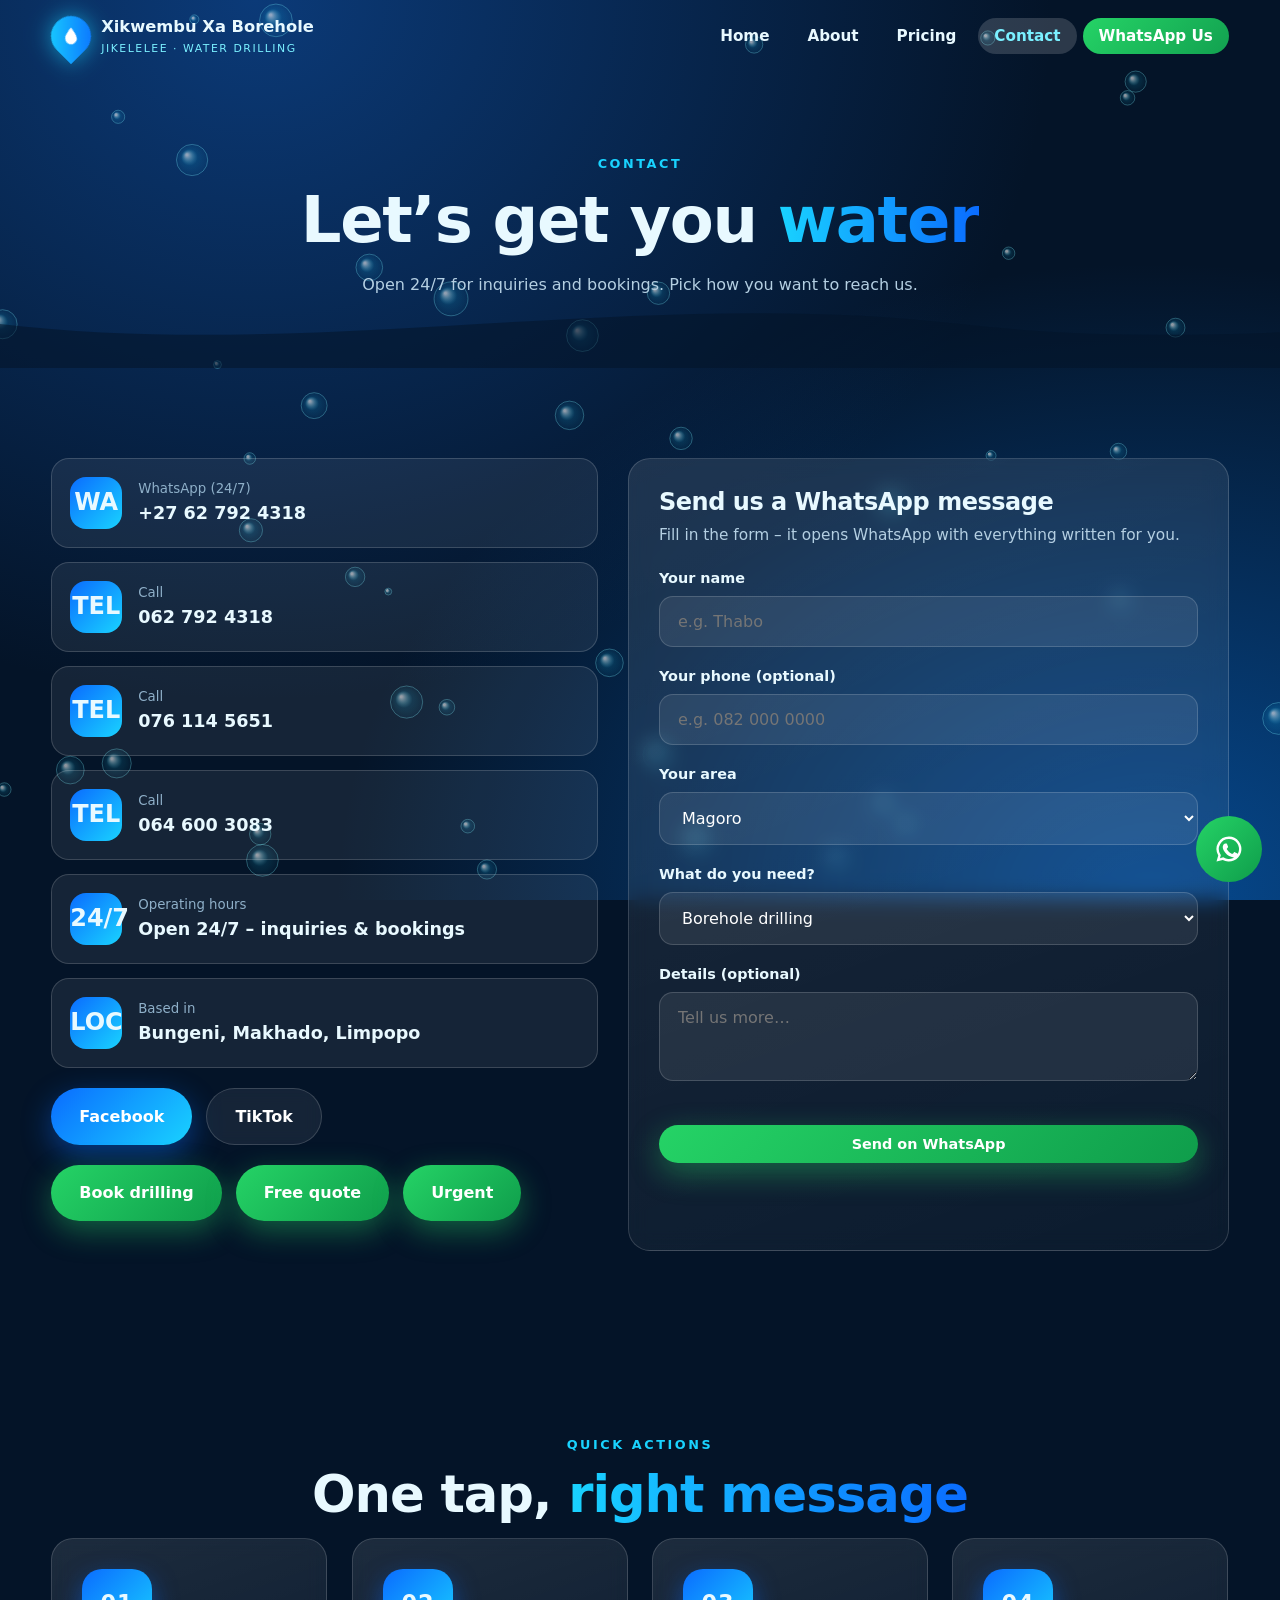
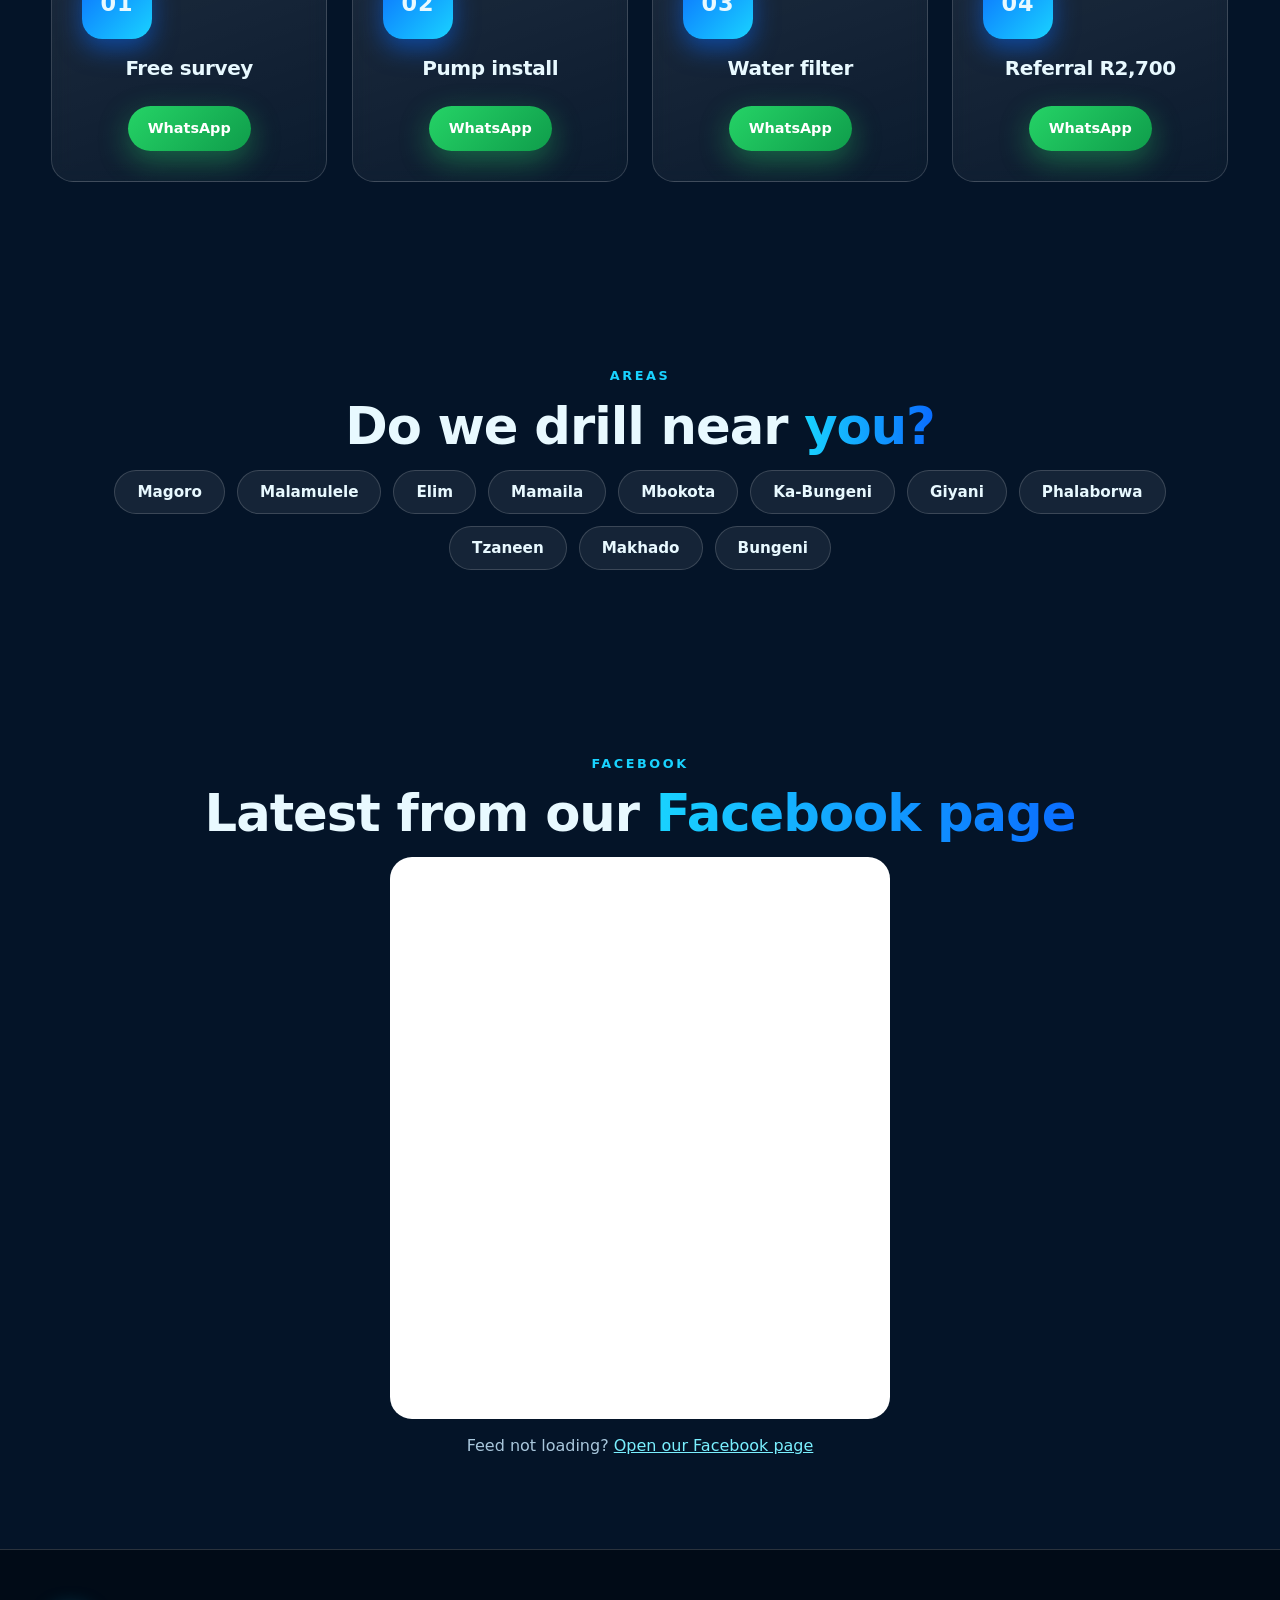
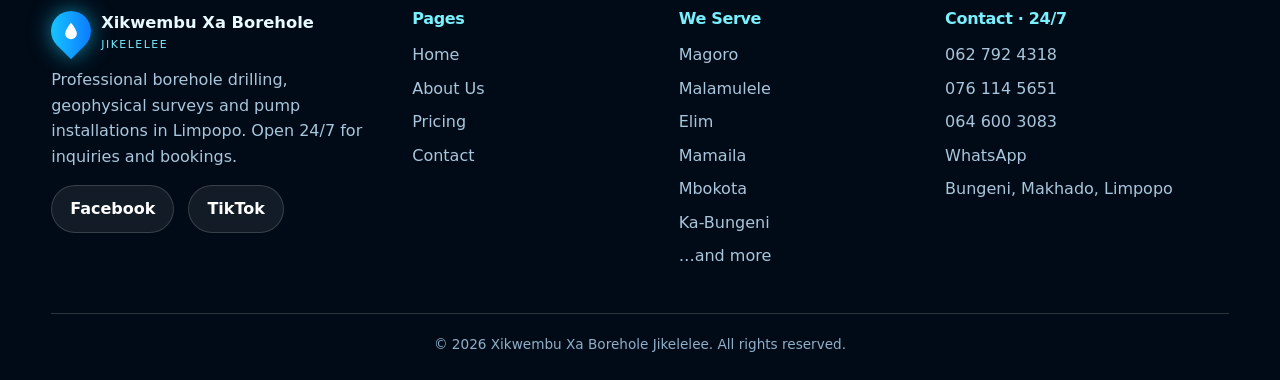
<file: contact.html>
<!DOCTYPE html>
<html lang="en">
<head>
<meta charset="UTF-8">
<meta name="viewport" content="width=device-width,initial-scale=1,viewport-fit=cover">
<title>Contact | Xikwembu Xa Borehole Jikelelee</title>
<meta name="description" content="Contact Xikwembu Xa Borehole Jikelelee 24/7 – WhatsApp +27 62 792 4318. Bungeni, Makhado, Limpopo.">
<meta name="theme-color" content="#041428">
<meta property="og:title" content="Contact | Xikwembu Xa Borehole Jikelelee">
<meta property="og:description" content="Contact Xikwembu Xa Borehole Jikelelee 24/7 – WhatsApp +27 62 792 4318. Bungeni, Makhado, Limpopo.">
<meta property="og:image" content="images/truck-fuel-stop.jpg">
<link rel="stylesheet" href="style.css">
</head>
<body>
<div id="progress"></div>
<canvas id="bubbles"></canvas>
<header class="nav"><div class="container">
  <a href="index.html" class="brand"><span class="drop"><i><svg width="20" height="20" viewBox="0 0 24 24" fill="#fff"><path d="M12 2C12 2 5 10.2 5 15a7 7 0 0014 0C19 10.2 12 2 12 2z"/></svg></i></span><span>Xikwembu Xa Borehole<small>Jikelelee · Water Drilling</small></span></a>
  <button class="burger" aria-label="Menu"><span></span><span></span><span></span></button>
  <ul class="menu"><li><a href="index.html" class="">Home</a></li><li><a href="about.html" class="">About</a></li><li><a href="pricing.html" class="">Pricing</a></li><li><a href="contact.html" class="active">Contact</a></li><li><a href="#" class="cta" data-wa="general">WhatsApp Us</a></li></ul>
</div></header>

<section class="page-hero"><div class="container"><span class="tag">Contact</span><h1>Let’s get you <span class="grad">water</span></h1><p>Open 24/7 for inquiries and bookings. Pick how you want to reach us.</p></div><div class="wave"><svg viewBox="0 0 1200 120" preserveAspectRatio="none"><path fill="#041428" fill-opacity=".55" d="M0,60 C150,110 300,10 450,60 C600,110 750,10 900,60 C1050,110 1150,30 1200,60 L1200,120 L0,120Z M1200,60 C1350,110 1500,10 1650,60 C1800,110 1950,10 2100,60 L2100,120 L1200,120Z"/></svg></div></section>

<section><div class="container">
  <div class="contact-grid">
    <div class="reveal left">
      <a class="cinfo" href="#" data-wa="general"><span class="i">WA</span><span><small>WhatsApp (24/7)</small><b>+27 62 792 4318</b></span></a>
      <a class="cinfo" href="tel:+27627924318"><span class="i">TEL</span><span><small>Call</small><b>062 792 4318</b></span></a>
      <a class="cinfo" href="tel:+27761145651"><span class="i">TEL</span><span><small>Call</small><b>076 114 5651</b></span></a>
      <a class="cinfo" href="tel:+27646003083"><span class="i">TEL</span><span><small>Call</small><b>064 600 3083</b></span></a>
      <div class="cinfo"><span class="i">24/7</span><span><small>Operating hours</small><b>Open 24/7 – inquiries &amp; bookings</b></span></div>
      <div class="cinfo"><span class="i">LOC</span><span><small>Based in</small><b>Bungeni, Makhado, Limpopo</b></span></div>
      <div class="social"><a class="btn btn-blue" href="https://www.facebook.com/XikwembuXaBorehole/" target="_blank" rel="noopener">Facebook</a><a class="btn btn-ghost" href="https://www.tiktok.com/@xikwembuxaboreholejikele?is_from_webapp=1&sender_device=pc" target="_blank" rel="noopener">TikTok</a></div>
      <div class="hero-btns" style="margin-top:20px">
        <a href="#" class="btn btn-wa" data-wa="book">Book drilling</a><a href="#" class="btn btn-wa" data-wa="quote">Free quote</a><a href="#" class="btn btn-wa" data-wa="emergency">Urgent</a>
      </div>
    </div>
    <div class="card reveal right" data-tilt>
      <h3 style="font-size:1.5rem;margin-bottom:6px">Send us a WhatsApp message</h3>
      <p style="margin-bottom:20px">Fill in the form – it opens WhatsApp with everything written for you.</p>
      <form id="waForm">
        <div class="field"><label for="name">Your name</label><input id="name" name="name" required placeholder="e.g. Thabo"></div>
        <div class="field"><label for="phone">Your phone (optional)</label><input id="phone" name="phone" type="tel" placeholder="e.g. 082 000 0000"></div>
        <div class="field"><label for="area">Your area</label><select id="area" name="area"><option>Magoro</option><option>Malamulele</option><option>Elim</option><option>Mamaila</option><option>Mbokota</option><option>Ka-Bungeni</option><option>Giyani</option><option>Phalaborwa</option><option>Tzaneen</option><option>Makhado</option><option>Bungeni</option><option>Other</option></select></div>
        <div class="field"><label for="service">What do you need?</label><select id="service" name="service"><option>Borehole drilling</option><option>Free quote</option><option>Geophysical survey</option><option>Pump installation</option><option>Water filter</option><option>JoJo tank</option><option>Referral reward</option><option>Other</option></select></div>
        <div class="field"><label for="message">Details (optional)</label><textarea id="message" name="message" rows="3" placeholder="Tell us more…"></textarea></div>
        <button class="btn btn-wa pulse" style="width:100%" type="submit">Send on WhatsApp</button>
        <p id="formOk" style="display:none;margin-top:12px;color:#8dffb8">WhatsApp is opening – just press send.</p>
      </form>
    </div>
  </div>
</div></section>

<section><div class="container center">
  <span class="tag">Quick actions</span><h2 class="title">One tap, <span class="grad">right message</span></h2>
  <div class="grid g4">
    <div class="card reveal" data-tilt><div class="ico">01</div><h3>Free survey</h3><a href="#" class="btn btn-wa" data-wa="survey">WhatsApp</a></div>
    <div class="card reveal d1" data-tilt><div class="ico">02</div><h3>Pump install</h3><a href="#" class="btn btn-wa" data-wa="pump">WhatsApp</a></div>
    <div class="card reveal d2" data-tilt><div class="ico">03</div><h3>Water filter</h3><a href="#" class="btn btn-wa" data-wa="filter">WhatsApp</a></div>
    <div class="card reveal d3" data-tilt><div class="ico">04</div><h3>Referral R2,700</h3><a href="#" class="btn btn-wa" data-wa="referral">WhatsApp</a></div>
  </div>
</div></section>

<section><div class="container center">
  <span class="tag">Areas</span><h2 class="title">Do we drill near <span class="grad">you?</span></h2>
  <div class="chips reveal"><button class="chip" data-area="Magoro">Magoro</button><button class="chip" data-area="Malamulele">Malamulele</button><button class="chip" data-area="Elim">Elim</button><button class="chip" data-area="Mamaila">Mamaila</button><button class="chip" data-area="Mbokota">Mbokota</button><button class="chip" data-area="Ka-Bungeni">Ka-Bungeni</button><button class="chip" data-area="Giyani">Giyani</button><button class="chip" data-area="Phalaborwa">Phalaborwa</button><button class="chip" data-area="Tzaneen">Tzaneen</button><button class="chip" data-area="Makhado">Makhado</button><button class="chip" data-area="Bungeni">Bungeni</button></div>
</div></section>

<section><div class="container center">
  <span class="tag">Facebook</span><h2 class="title">Latest from our <span class="grad">Facebook page</span></h2>
  <div class="fb-wrap reveal"><iframe src="https://www.facebook.com/plugins/page.php?href=https%3A%2F%2Fwww.facebook.com%2FXikwembuXaBorehole%2F&tabs=timeline&width=500&height=560&small_header=true&adapt_container_width=true&hide_cover=false&show_facepile=true" title="Xikwembu Xa Borehole Facebook page" loading="lazy" allow="encrypted-media"></iframe></div>
  <p style="margin-top:14px;color:#a9c7dc">Feed not loading? <a style="color:var(--aqua2);text-decoration:underline" href="https://www.facebook.com/XikwembuXaBorehole/" target="_blank" rel="noopener">Open our Facebook page</a></p>
</div></section>

<footer><div class="container">
  <div class="fgrid">
    <div><a href="index.html" class="brand"><span class="drop"><i><svg width="20" height="20" viewBox="0 0 24 24" fill="#fff"><path d="M12 2C12 2 5 10.2 5 15a7 7 0 0014 0C19 10.2 12 2 12 2z"/></svg></i></span><span>Xikwembu Xa Borehole<small>Jikelelee</small></span></a>
      <p style="margin-top:14px;color:#a9c7dc">Professional borehole drilling, geophysical surveys and pump installations in Limpopo. Open 24/7 for inquiries and bookings.</p>
      <div class="social" style="margin-top:16px"><a class="btn btn-ghost" style="padding:10px 18px" href="https://www.facebook.com/XikwembuXaBorehole/" target="_blank" rel="noopener">Facebook</a><a class="btn btn-ghost" style="padding:10px 18px" href="https://www.tiktok.com/@xikwembuxaboreholejikele?is_from_webapp=1&sender_device=pc" target="_blank" rel="noopener">TikTok</a></div></div>
    <div><h4>Pages</h4><ul><li><a href="index.html">Home</a></li><li><a href="about.html">About Us</a></li><li><a href="pricing.html">Pricing</a></li><li><a href="contact.html">Contact</a></li></ul></div>
    <div><h4>We Serve</h4><ul><li> Magoro</li><li> Malamulele</li><li> Elim</li><li> Mamaila</li><li> Mbokota</li><li> Ka-Bungeni</li><li>…and more</li></ul></div>
    <div><h4>Contact · 24/7</h4><ul><li><a href="tel:+27627924318">062 792 4318</a></li><li><a href="tel:+27761145651">076 114 5651</a></li><li><a href="tel:+27646003083">064 600 3083</a></li><li><a href="#" data-wa="general">WhatsApp</a></li><li> Bungeni, Makhado, Limpopo</li></ul></div>
  </div>
  <div class="copy">© <span class="yr">2026</span> Xikwembu Xa Borehole Jikelelee. All rights reserved.</div>
</div></footer>

<div class="wa-fab">
  <div class="wa-nudge">Need water? Chat with us 24/7</div>
  <div class="wa-panel">
    <div class="wa-head"><b>Xikwembu Xa Borehole</b><small> Online 24/7 · replies fast</small></div>
    <div class="wa-body">
      <div class="wa-bubble">Hi  What do you need help with? Tap an option and we'll open WhatsApp with your message ready.</div>
      <button class="wa-opt" data-wa="book">Book borehole drilling</button>
      <button class="wa-opt" data-wa="quote">Get a free quote</button>
      <button class="wa-opt" data-wa="survey">Free water survey</button>
      <button class="wa-opt" data-wa="pump">Pump installation</button>
      <button class="wa-opt" data-wa="filter">Water filter / purification</button>
      <button class="wa-opt" data-wa="tank">JoJo tanks</button>
      <button class="wa-opt" data-wa="referral">Referral reward R2,700</button>
      <button class="wa-opt" data-wa="emergency">Urgent help</button>
    </div>
  </div>
  <button class="wa-btn" aria-label="Chat on WhatsApp"><svg width="30" height="30" viewBox="0 0 24 24" fill="#fff"><path d="M12 2a10 10 0 00-8.6 15.1L2 22l5-1.3A10 10 0 1012 2zm0 2a8 8 0 11-4.2 14.8l-.4-.2-2.6.7.7-2.5-.3-.4A8 8 0 0112 4zm-3 3.5c-.3 0-.7.1-1 .5-.4.5-1 1.2-1 2.600 0 1.500 1 2.900 1.200 3.100.2.200 2 3.200 5 4.300 2.500 1 3 .8 3.500.7.600-.1 1.800-.8 2-1.500.3-.7.3-1.300.2-1.500l-.5-.3-1.800-.9c-.3-.1-.5-.1-.7.200l-.8 1c-.2.200-.4.200-.7.100-.3-.1-1.300-.5-2.400-1.500-.9-.8-1.500-1.800-1.700-2.100-.2-.3 0-.5.100-.6l.5-.6.300-.5v-.5l-.8-2c-.2-.5-.4-.5-.6-.5z"/></svg></button>
</div>
<script src="script.js"></script>
</body></html>
</file>
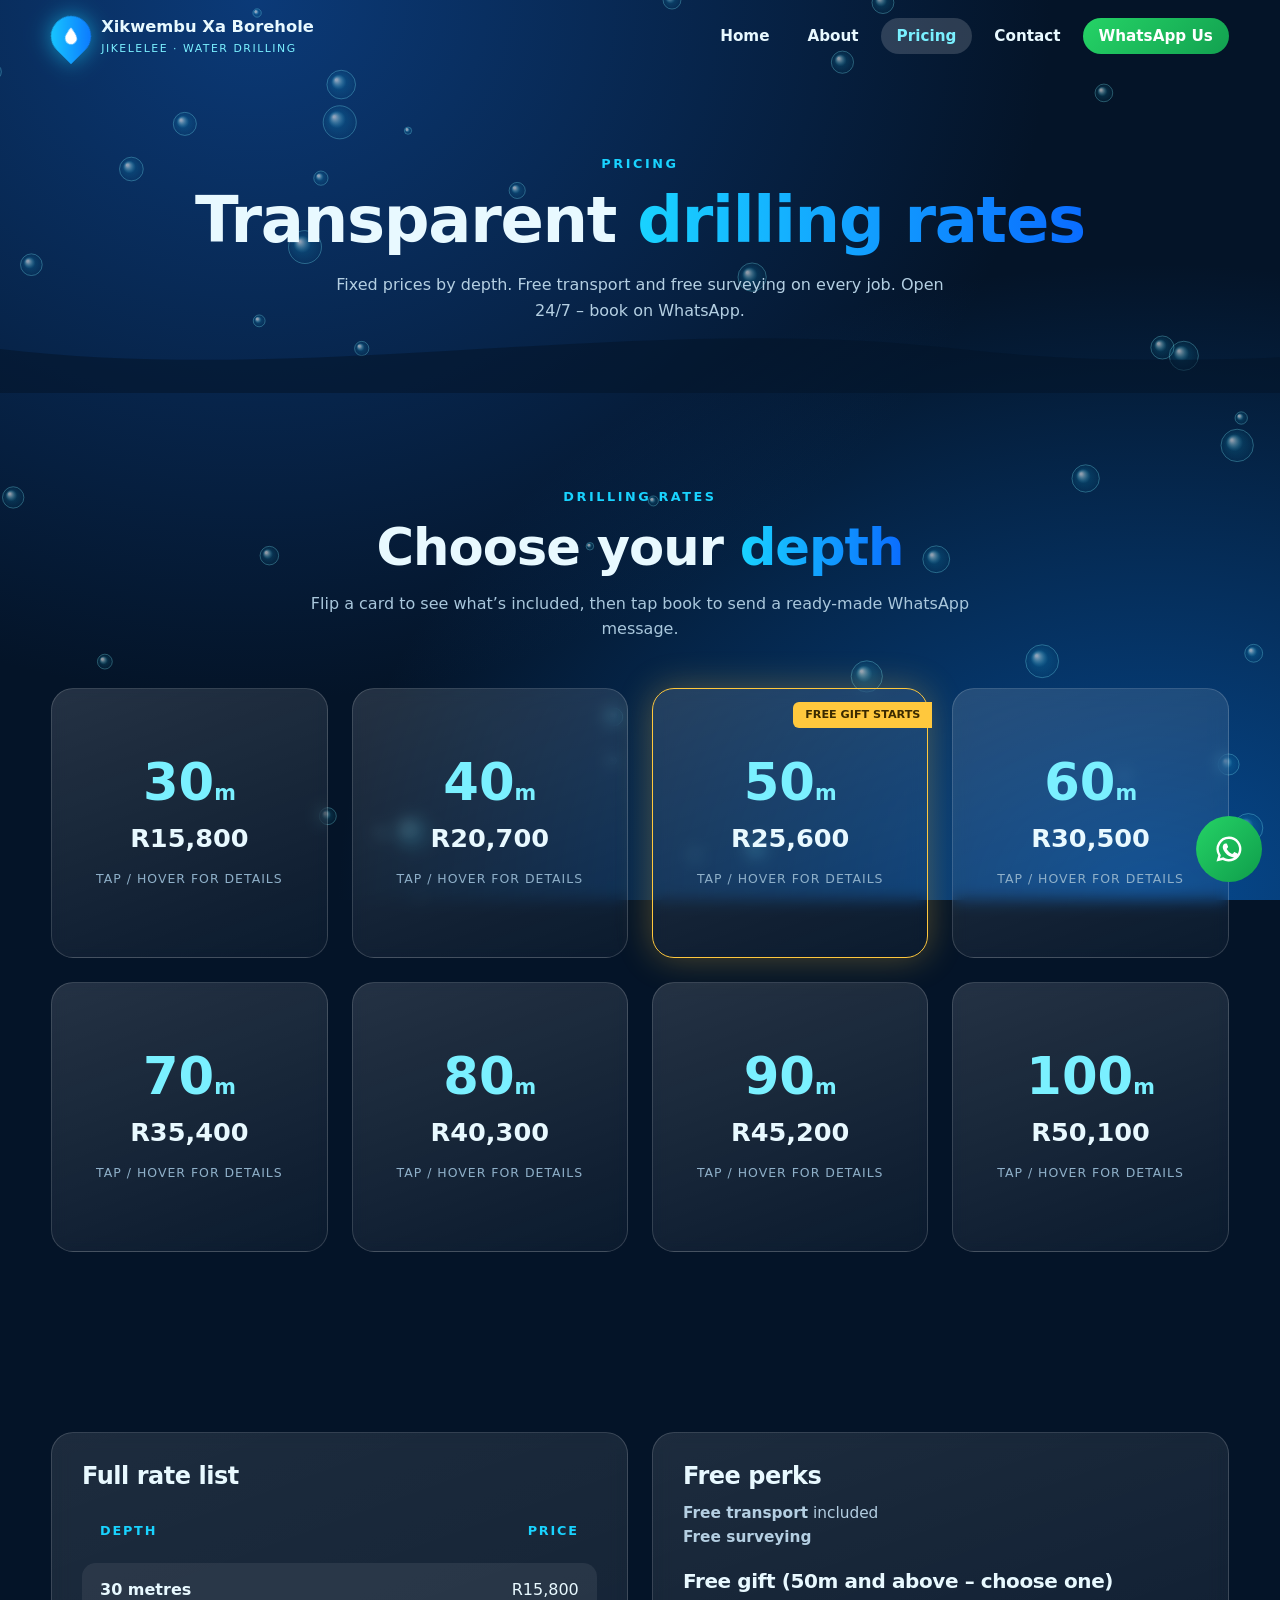
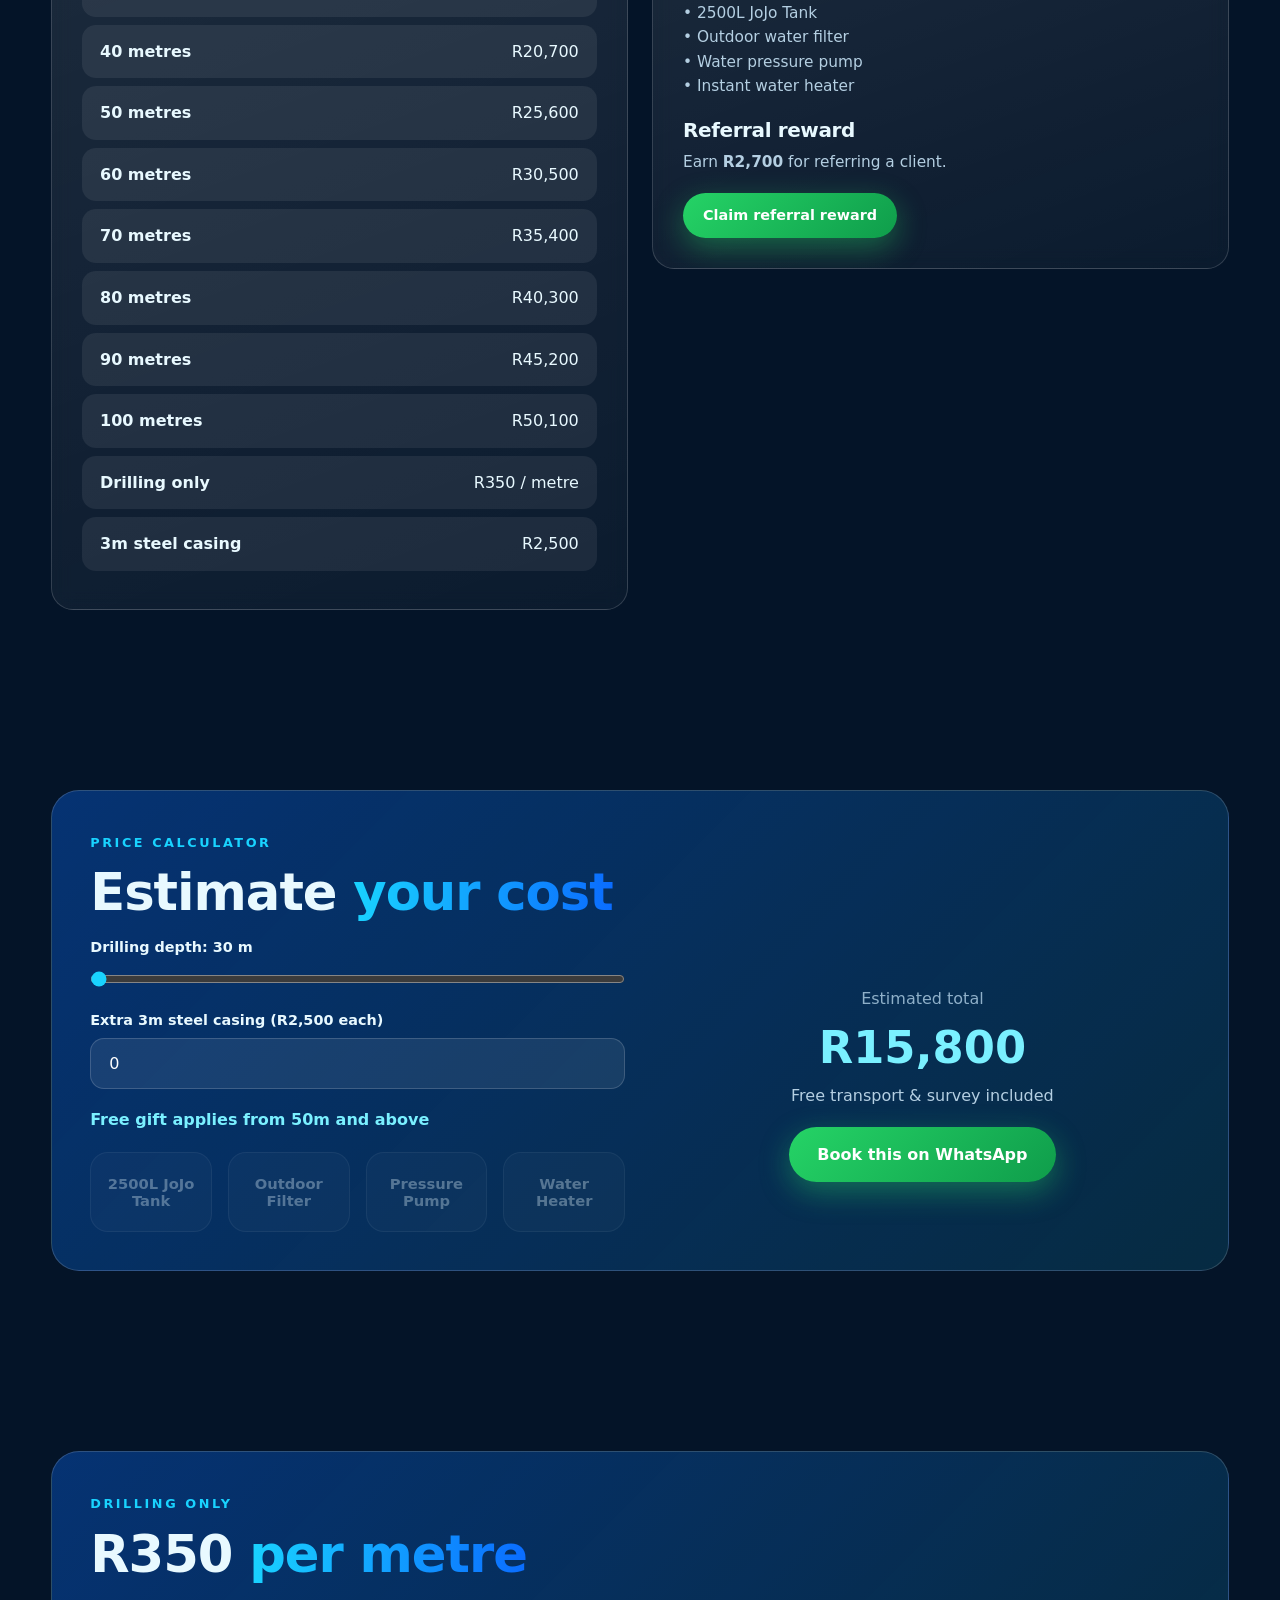
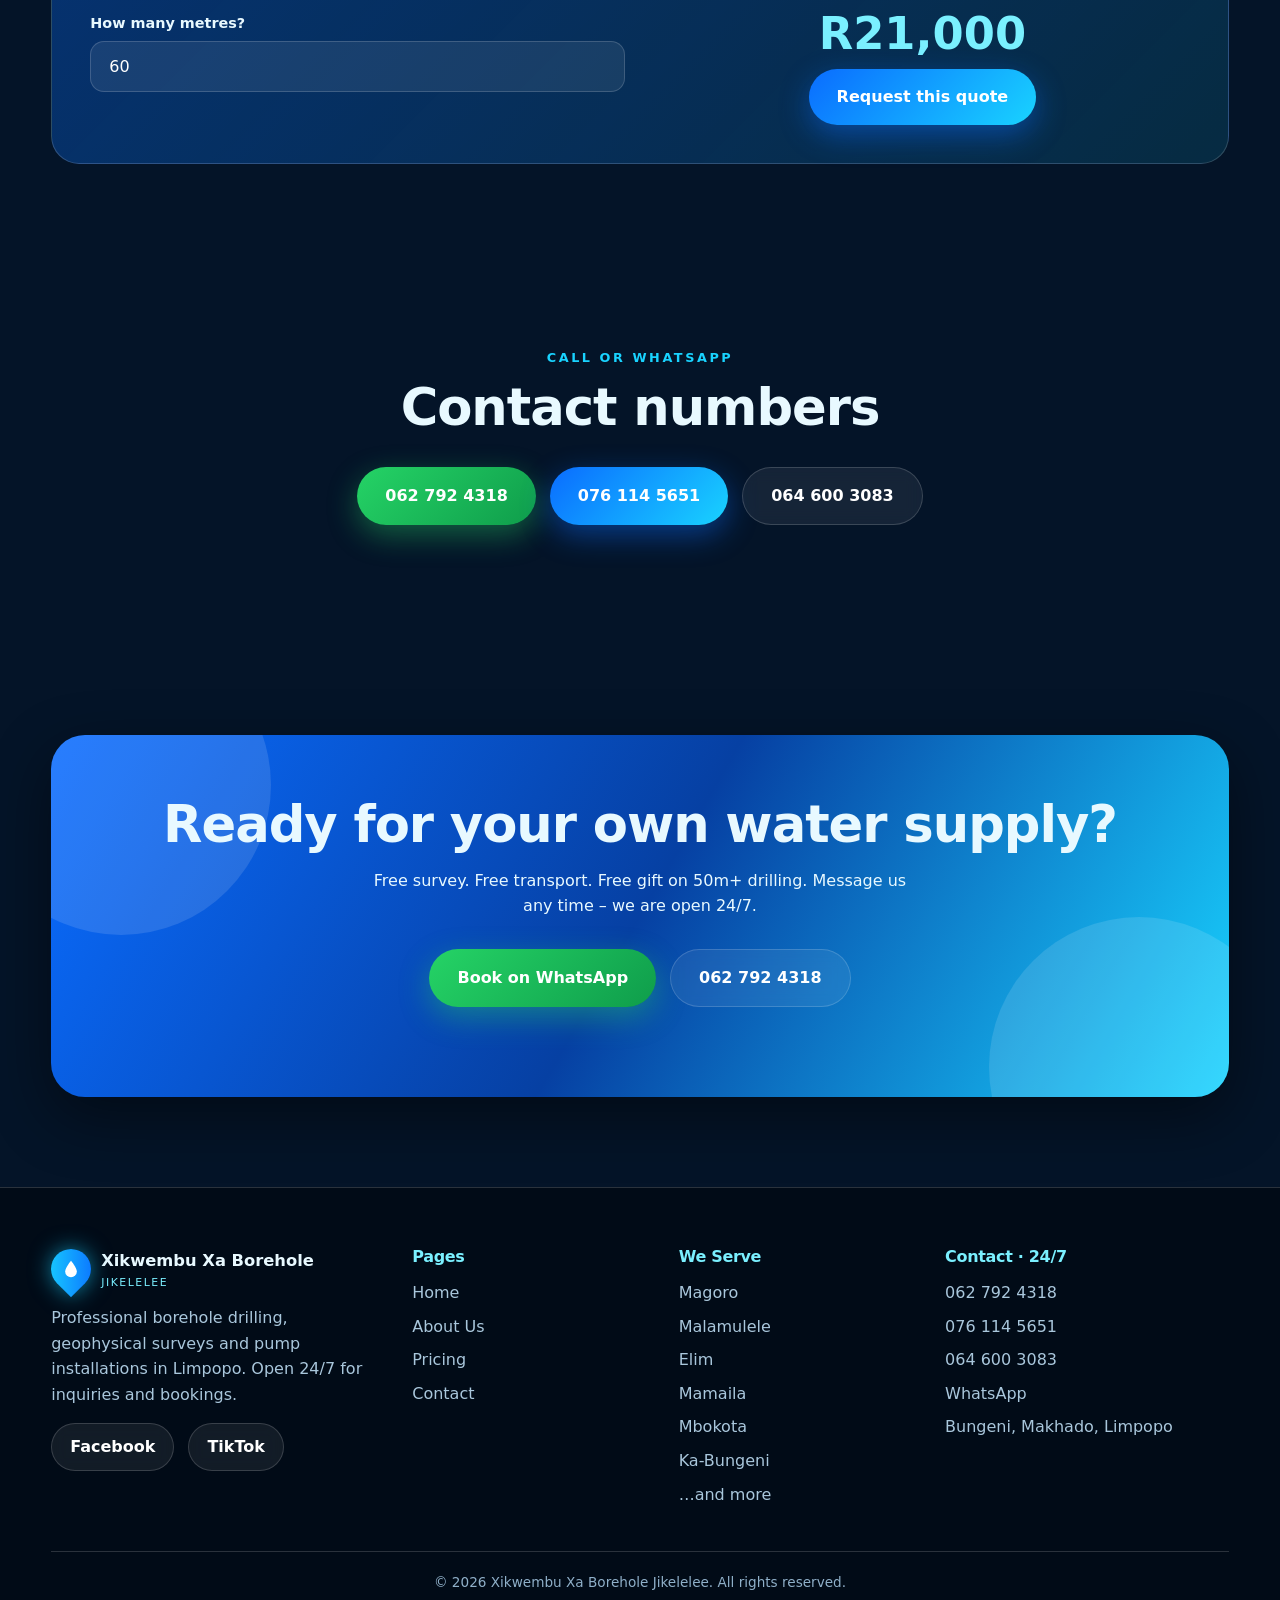
<file: pricing.html>
<!DOCTYPE html>
<html lang="en">
<head>
<meta charset="UTF-8">
<meta name="viewport" content="width=device-width,initial-scale=1,viewport-fit=cover">
<title>Pricing | Xikwembu Xa Borehole Jikelelee</title>
<meta name="description" content="Borehole drilling rates: 30m R15,800 to 100m R50,100. Drilling only R350 per metre. Free transport, free survey and a free gift on 50m+.">
<meta name="theme-color" content="#041428">
<meta property="og:title" content="Pricing | Xikwembu Xa Borehole Jikelelee">
<meta property="og:description" content="Borehole drilling rates: 30m R15,800 to 100m R50,100. Drilling only R350 per metre. Free transport, free survey and a free gift on 50m+.">
<meta property="og:image" content="images/truck-fuel-stop.jpg">
<link rel="stylesheet" href="style.css">
</head>
<body>
<div id="progress"></div>
<canvas id="bubbles"></canvas>
<header class="nav"><div class="container">
  <a href="index.html" class="brand"><span class="drop"><i><svg width="20" height="20" viewBox="0 0 24 24" fill="#fff"><path d="M12 2C12 2 5 10.2 5 15a7 7 0 0014 0C19 10.2 12 2 12 2z"/></svg></i></span><span>Xikwembu Xa Borehole<small>Jikelelee · Water Drilling</small></span></a>
  <button class="burger" aria-label="Menu"><span></span><span></span><span></span></button>
  <ul class="menu"><li><a href="index.html" class="">Home</a></li><li><a href="about.html" class="">About</a></li><li><a href="pricing.html" class="active">Pricing</a></li><li><a href="contact.html" class="">Contact</a></li><li><a href="#" class="cta" data-wa="general">WhatsApp Us</a></li></ul>
</div></header>

<section class="page-hero"><div class="container"><span class="tag">Pricing</span><h1>Transparent <span class="grad">drilling rates</span></h1><p>Fixed prices by depth. Free transport and free surveying on every job. Open 24/7 – book on WhatsApp.</p></div><div class="wave"><svg viewBox="0 0 1200 120" preserveAspectRatio="none"><path fill="#041428" fill-opacity=".55" d="M0,60 C150,110 300,10 450,60 C600,110 750,10 900,60 C1050,110 1150,30 1200,60 L1200,120 L0,120Z M1200,60 C1350,110 1500,10 1650,60 C1800,110 1950,10 2100,60 L2100,120 L1200,120Z"/></svg></div></section>

<section><div class="container center">
  <span class="tag">Drilling rates</span><h2 class="title">Choose your <span class="grad">depth</span></h2>
  <p class="sub">Flip a card to see what’s included, then tap book to send a ready-made WhatsApp message.</p>
  <div class="price-grid"><div class="flip reveal"><div class="flip-in">
<div class="side front"><div class="depth">30<small>m</small></div><div class="amt">R15,800</div><div class="hint">Tap / hover for details</div></div>
<div class="side back"><b>30m Borehole</b><ul><li>Free transport</li><li>Free survey</li><li>Free gift from 50m</li></ul><a href="#" class="btn btn-wa" style="padding:10px 18px;font-size:.88rem" data-wa="book" data-wa-extra="I am interested in the 30m drilling package (R15,800).">Book 30m</a></div></div></div><div class="flip reveal"><div class="flip-in">
<div class="side front"><div class="depth">40<small>m</small></div><div class="amt">R20,700</div><div class="hint">Tap / hover for details</div></div>
<div class="side back"><b>40m Borehole</b><ul><li>Free transport</li><li>Free survey</li><li>Free gift from 50m</li></ul><a href="#" class="btn btn-wa" style="padding:10px 18px;font-size:.88rem" data-wa="book" data-wa-extra="I am interested in the 40m drilling package (R20,700).">Book 40m</a></div></div></div><div class="flip pop reveal"><div class="ribbon">FREE GIFT STARTS</div><div class="flip-in">
<div class="side front"><div class="depth">50<small>m</small></div><div class="amt">R25,600</div><div class="hint">Tap / hover for details</div></div>
<div class="side back"><b>50m Borehole</b><ul><li>Free transport</li><li>Free survey</li><li>Free gift (choose one)</li></ul><a href="#" class="btn btn-wa" style="padding:10px 18px;font-size:.88rem" data-wa="book" data-wa-extra="I am interested in the 50m drilling package (R25,600).">Book 50m</a></div></div></div><div class="flip reveal"><div class="flip-in">
<div class="side front"><div class="depth">60<small>m</small></div><div class="amt">R30,500</div><div class="hint">Tap / hover for details</div></div>
<div class="side back"><b>60m Borehole</b><ul><li>Free transport</li><li>Free survey</li><li>Free gift (choose one)</li></ul><a href="#" class="btn btn-wa" style="padding:10px 18px;font-size:.88rem" data-wa="book" data-wa-extra="I am interested in the 60m drilling package (R30,500).">Book 60m</a></div></div></div><div class="flip reveal"><div class="flip-in">
<div class="side front"><div class="depth">70<small>m</small></div><div class="amt">R35,400</div><div class="hint">Tap / hover for details</div></div>
<div class="side back"><b>70m Borehole</b><ul><li>Free transport</li><li>Free survey</li><li>Free gift (choose one)</li></ul><a href="#" class="btn btn-wa" style="padding:10px 18px;font-size:.88rem" data-wa="book" data-wa-extra="I am interested in the 70m drilling package (R35,400).">Book 70m</a></div></div></div><div class="flip reveal"><div class="flip-in">
<div class="side front"><div class="depth">80<small>m</small></div><div class="amt">R40,300</div><div class="hint">Tap / hover for details</div></div>
<div class="side back"><b>80m Borehole</b><ul><li>Free transport</li><li>Free survey</li><li>Free gift (choose one)</li></ul><a href="#" class="btn btn-wa" style="padding:10px 18px;font-size:.88rem" data-wa="book" data-wa-extra="I am interested in the 80m drilling package (R40,300).">Book 80m</a></div></div></div><div class="flip reveal"><div class="flip-in">
<div class="side front"><div class="depth">90<small>m</small></div><div class="amt">R45,200</div><div class="hint">Tap / hover for details</div></div>
<div class="side back"><b>90m Borehole</b><ul><li>Free transport</li><li>Free survey</li><li>Free gift (choose one)</li></ul><a href="#" class="btn btn-wa" style="padding:10px 18px;font-size:.88rem" data-wa="book" data-wa-extra="I am interested in the 90m drilling package (R45,200).">Book 90m</a></div></div></div><div class="flip reveal"><div class="flip-in">
<div class="side front"><div class="depth">100<small>m</small></div><div class="amt">R50,100</div><div class="hint">Tap / hover for details</div></div>
<div class="side back"><b>100m Borehole</b><ul><li>Free transport</li><li>Free survey</li><li>Free gift (choose one)</li></ul><a href="#" class="btn btn-wa" style="padding:10px 18px;font-size:.88rem" data-wa="book" data-wa-extra="I am interested in the 100m drilling package (R50,100).">Book 100m</a></div></div></div></div>
</div></section>

<section><div class="container">
  <div class="grid g2" style="align-items:start">
    <div class="card reveal" data-tilt><h3 style="font-size:1.5rem">Full rate list</h3>
      <table class="rates"><thead><tr><th>Depth</th><th style="text-align:right">Price</th></tr></thead><tbody><tr><td>30 metres</td><td>R15,800</td></tr><tr><td>40 metres</td><td>R20,700</td></tr><tr><td>50 metres</td><td>R25,600</td></tr><tr><td>60 metres</td><td>R30,500</td></tr><tr><td>70 metres</td><td>R35,400</td></tr><tr><td>80 metres</td><td>R40,300</td></tr><tr><td>90 metres</td><td>R45,200</td></tr><tr><td>100 metres</td><td>R50,100</td></tr>
      <tr><td>Drilling only</td><td>R350 / metre</td></tr><tr><td>3m steel casing</td><td>R2,500</td></tr></tbody></table></div>
    <div class="card reveal d1" data-tilt><h3 style="font-size:1.5rem">Free perks</h3>
      <p style="margin:10px 0"><b>Free transport</b> included<br><b>Free surveying</b></p>
      <h3 style="margin-top:20px">Free gift (50m and above – choose one)</h3>
      <p style="margin-top:8px">• 2500L JoJo Tank<br>• Outdoor water filter<br>• Water pressure pump<br>• Instant water heater</p>
      <h3 style="margin-top:20px">Referral reward</h3>
      <p style="margin-top:8px">Earn <b>R2,700</b> for referring a client.</p>
      <a href="#" class="btn btn-wa" data-wa="referral">Claim referral reward</a></div>
  </div>
</div></section>

<section><div class="container">
  <div class="big-card reveal">
    <span class="tag">Price calculator</span><h2 class="title">Estimate <span class="grad">your cost</span></h2>
    <div class="calc">
      <div>
        <div class="field"><label>Drilling depth: <span id="depthVal">30 m</span></label><input type="range" id="depth" min="30" max="100" step="10" value="30"></div>
        <div class="field"><label>Extra 3m steel casing (R2,500 each)</label><input type="number" id="casingQty" min="0" max="50" value="0"></div>
        <p id="giftLine" style="color:var(--aqua2);font-weight:700"></p>
        <div class="gifts"><button type="button" class="gift" data-gift="2500L JoJo Tank"><b>2500L JoJo Tank</b></button><button type="button" class="gift" data-gift="Outdoor water filter"><b>Outdoor Filter</b></button><button type="button" class="gift" data-gift="Water pressure pump"><b>Pressure Pump</b></button><button type="button" class="gift" data-gift="Instant water heater"><b>Water Heater</b></button></div>
      </div>
      <div class="center"><p style="color:var(--muted)">Estimated total</p><div class="result" id="calcPrice">R15,800</div><p style="color:#b4cfe2;margin-bottom:18px">Free transport &amp; survey included</p><a href="#" class="btn btn-wa pulse" id="calcBook" data-wa="book">Book this on WhatsApp</a></div>
    </div>
  </div>
</div></section>

<section><div class="container">
  <div class="big-card reveal"><span class="tag">Drilling only</span><h2 class="title">R350 <span class="grad">per metre</span></h2>
    <div class="calc"><div class="field"><label>How many metres?</label><input type="number" id="metres" min="1" value="60"></div>
    <div class="center"><div class="result" id="metresPrice">R21,000</div><a href="#" class="btn btn-blue" id="metresBook" data-wa="drilling_only">Request this quote</a></div></div></div>
</div></section>

<section><div class="container center">
  <span class="tag">Call or WhatsApp</span><h2 class="title">Contact numbers</h2>
  <div class="hero-btns" style="justify-content:center"><a class="btn btn-wa" href="tel:+27627924318">062 792 4318</a><a class="btn btn-blue" href="tel:+27761145651">076 114 5651</a><a class="btn btn-ghost" href="tel:+27646003083">064 600 3083</a></div>
</div></section>
<section><div class="container"><div class="cta-band reveal">
<h2 class="title">Ready for your own water supply?</h2>
<p style="max-width:560px;margin:0 auto 26px">Free survey. Free transport. Free gift on 50m+ drilling. Message us any time – we are open 24/7.</p>
<div class="hero-btns" style="justify-content:center"><a href="#" class="btn btn-wa pulse" data-wa="book">Book on WhatsApp</a><a href="tel:+27627924318" class="btn btn-ghost">062 792 4318</a></div>
</div></div></section>

<footer><div class="container">
  <div class="fgrid">
    <div><a href="index.html" class="brand"><span class="drop"><i><svg width="20" height="20" viewBox="0 0 24 24" fill="#fff"><path d="M12 2C12 2 5 10.2 5 15a7 7 0 0014 0C19 10.2 12 2 12 2z"/></svg></i></span><span>Xikwembu Xa Borehole<small>Jikelelee</small></span></a>
      <p style="margin-top:14px;color:#a9c7dc">Professional borehole drilling, geophysical surveys and pump installations in Limpopo. Open 24/7 for inquiries and bookings.</p>
      <div class="social" style="margin-top:16px"><a class="btn btn-ghost" style="padding:10px 18px" href="https://www.facebook.com/XikwembuXaBorehole/" target="_blank" rel="noopener">Facebook</a><a class="btn btn-ghost" style="padding:10px 18px" href="https://www.tiktok.com/@xikwembuxaboreholejikele?is_from_webapp=1&sender_device=pc" target="_blank" rel="noopener">TikTok</a></div></div>
    <div><h4>Pages</h4><ul><li><a href="index.html">Home</a></li><li><a href="about.html">About Us</a></li><li><a href="pricing.html">Pricing</a></li><li><a href="contact.html">Contact</a></li></ul></div>
    <div><h4>We Serve</h4><ul><li> Magoro</li><li> Malamulele</li><li> Elim</li><li> Mamaila</li><li> Mbokota</li><li> Ka-Bungeni</li><li>…and more</li></ul></div>
    <div><h4>Contact · 24/7</h4><ul><li><a href="tel:+27627924318">062 792 4318</a></li><li><a href="tel:+27761145651">076 114 5651</a></li><li><a href="tel:+27646003083">064 600 3083</a></li><li><a href="#" data-wa="general">WhatsApp</a></li><li> Bungeni, Makhado, Limpopo</li></ul></div>
  </div>
  <div class="copy">© <span class="yr">2026</span> Xikwembu Xa Borehole Jikelelee. All rights reserved.</div>
</div></footer>

<div class="wa-fab">
  <div class="wa-nudge">Need water? Chat with us 24/7</div>
  <div class="wa-panel">
    <div class="wa-head"><b>Xikwembu Xa Borehole</b><small> Online 24/7 · replies fast</small></div>
    <div class="wa-body">
      <div class="wa-bubble">Hi  What do you need help with? Tap an option and we'll open WhatsApp with your message ready.</div>
      <button class="wa-opt" data-wa="book">Book borehole drilling</button>
      <button class="wa-opt" data-wa="quote">Get a free quote</button>
      <button class="wa-opt" data-wa="survey">Free water survey</button>
      <button class="wa-opt" data-wa="pump">Pump installation</button>
      <button class="wa-opt" data-wa="filter">Water filter / purification</button>
      <button class="wa-opt" data-wa="tank">JoJo tanks</button>
      <button class="wa-opt" data-wa="referral">Referral reward R2,700</button>
      <button class="wa-opt" data-wa="emergency">Urgent help</button>
    </div>
  </div>
  <button class="wa-btn" aria-label="Chat on WhatsApp"><svg width="30" height="30" viewBox="0 0 24 24" fill="#fff"><path d="M12 2a10 10 0 00-8.6 15.1L2 22l5-1.3A10 10 0 1012 2zm0 2a8 8 0 11-4.2 14.8l-.4-.2-2.6.7.7-2.5-.3-.4A8 8 0 0112 4zm-3 3.5c-.3 0-.7.1-1 .5-.4.5-1 1.2-1 2.600 0 1.500 1 2.900 1.200 3.100.2.200 2 3.200 5 4.300 2.500 1 3 .8 3.500.7.600-.1 1.800-.8 2-1.500.3-.7.3-1.300.2-1.500l-.5-.3-1.800-.9c-.3-.1-.5-.1-.7.200l-.8 1c-.2.200-.4.200-.7.100-.3-.1-1.300-.5-2.400-1.500-.9-.8-1.500-1.800-1.700-2.100-.2-.3 0-.5.100-.6l.5-.6.300-.5v-.5l-.8-2c-.2-.5-.4-.5-.6-.5z"/></svg></button>
</div>
<script src="script.js"></script>
</body></html>
</file>
<file: style.css>
/* ============ Xikwembu Xa Borehole Jikelelee ============ */
:root{
  --navy:#041428; --navy2:#08254a; --blue:#0a6cff; --aqua:#19d3ff; --aqua2:#7af0ff;
  --foam:#e8f9ff; --white:#fff; --gold:#ffc83d; --green:#25d366; --ink:#0b1b30; --muted:#8fb0c9;
  --glass:rgba(255,255,255,.07); --glass-b:rgba(255,255,255,.16);
  --r:22px; --shadow:0 20px 60px rgba(0,0,0,.45);
}
*{box-sizing:border-box;margin:0;padding:0}
html{scroll-behavior:smooth;-webkit-text-size-adjust:100%}
body{font-family:'Segoe UI',system-ui,-apple-system,Roboto,Arial,sans-serif;background:var(--navy);color:var(--foam);line-height:1.6;overflow-x:hidden;min-height:100vh}
img{max-width:100%;display:block}
a{color:inherit;text-decoration:none}
h1,h2,h3,h4{line-height:1.15;letter-spacing:-.02em}
.container{width:min(1180px,92%);margin-inline:auto}
section{padding:90px 0;position:relative}
.grad{background:linear-gradient(90deg,var(--aqua),var(--blue),var(--aqua2));-webkit-background-clip:text;background-clip:text;color:transparent;background-size:200% auto;animation:shine 6s linear infinite}
@keyframes shine{to{background-position:200% center}}

/* background water canvas + progress */
#bubbles{position:fixed;inset:0;z-index:-1;pointer-events:none;background:radial-gradient(ellipse at 20% 0%,#0b3a78 0,transparent 55%),radial-gradient(ellipse at 90% 100%,#06498f 0,transparent 50%),var(--navy)}
#progress{position:fixed;top:0;left:0;height:4px;width:0;background:linear-gradient(90deg,var(--aqua),var(--blue));z-index:200;box-shadow:0 0 12px var(--aqua)}

/* header */
header.nav{position:fixed;top:0;left:0;right:0;z-index:100;transition:.35s;padding:14px 0}
header.nav.scrolled{background:rgba(4,20,40,.82);backdrop-filter:blur(14px);box-shadow:0 8px 30px rgba(0,0,0,.35);padding:8px 0}
.nav .container{display:flex;align-items:center;justify-content:space-between;gap:14px}
.brand{display:flex;align-items:center;gap:10px;font-weight:800;font-size:1.02rem}
.brand .drop{width:40px;height:40px;border-radius:50% 50% 50% 0;transform:rotate(-45deg);background:linear-gradient(135deg,var(--aqua),var(--blue));display:grid;place-items:center;box-shadow:0 0 22px rgba(25,211,255,.6);animation:float 3.5s ease-in-out infinite}
.brand .drop i{transform:rotate(45deg);font-style:normal;display:grid;place-items:center}
.brand small{display:block;font-weight:500;color:var(--aqua2);font-size:.68rem;letter-spacing:.14em;text-transform:uppercase}
.menu{display:flex;gap:6px;align-items:center;list-style:none}
.menu a{padding:9px 16px;border-radius:30px;font-weight:600;font-size:.95rem;transition:.25s;position:relative}
.menu a:hover,.menu a.active{background:var(--glass-b);color:var(--aqua2)}
.menu .cta{background:linear-gradient(135deg,var(--green),#12a150);color:#fff}
.burger{display:none;width:46px;height:46px;border-radius:14px;border:1px solid var(--glass-b);background:var(--glass);cursor:pointer;position:relative;z-index:120}
.burger span{position:absolute;left:12px;right:12px;height:2px;background:#fff;border-radius:2px;transition:.3s}
.burger span:nth-child(1){top:15px}.burger span:nth-child(2){top:22px}.burger span:nth-child(3){top:29px}
.burger.open span:nth-child(1){top:22px;transform:rotate(45deg)}
.burger.open span:nth-child(2){opacity:0}
.burger.open span:nth-child(3){top:22px;transform:rotate(-45deg)}

/* buttons */
.btn{display:inline-flex;align-items:center;justify-content:center;gap:10px;padding:15px 28px;border-radius:50px;font-weight:700;font-size:1rem;border:0;cursor:pointer;color:#fff;position:relative;overflow:hidden;transition:transform .25s,box-shadow .25s;font-family:inherit;isolation:isolate}
.btn::after{content:"";position:absolute;inset:0;background:linear-gradient(120deg,transparent 30%,rgba(255,255,255,.45) 50%,transparent 70%);transform:translateX(-120%);transition:.7s;z-index:-1}
.btn:hover::after{transform:translateX(120%)}
.btn:hover{transform:translateY(-4px) scale(1.03)}
.btn-wa{background:linear-gradient(135deg,#25d366,#0f9d4b);box-shadow:0 10px 30px rgba(37,211,102,.4)}
.btn-blue{background:linear-gradient(135deg,var(--blue),var(--aqua));box-shadow:0 10px 30px rgba(10,108,255,.45)}
.btn-ghost{background:var(--glass);border:1px solid var(--glass-b);backdrop-filter:blur(8px)}
.pulse{animation:pulse 2.2s infinite}
@keyframes pulse{0%{box-shadow:0 0 0 0 rgba(37,211,102,.6)}70%{box-shadow:0 0 0 22px rgba(37,211,102,0)}100%{box-shadow:0 0 0 0 rgba(37,211,102,0)}}

/* hero */
.hero{min-height:100vh;display:flex;align-items:center;padding:130px 0 80px;overflow:hidden}
.hero .container{display:grid;grid-template-columns:1.05fr .95fr;gap:40px;align-items:center}
.badge-247{display:inline-flex;align-items:center;gap:10px;padding:8px 18px;border-radius:40px;background:rgba(37,211,102,.14);border:1px solid rgba(37,211,102,.5);color:#8dffb8;font-weight:700;font-size:.88rem}
.badge-247 b{width:10px;height:10px;border-radius:50%;background:var(--green);animation:pulse 1.8s infinite}
.hero h1{font-size:clamp(2.2rem,6vw,4.4rem);margin:20px 0}
.hero p.lead{font-size:1.15rem;color:#bfdcf0;max-width:560px}
.hero-btns{display:flex;flex-wrap:wrap;gap:14px;margin:30px 0}
.hero-stats{display:flex;gap:30px;flex-wrap:wrap;margin-top:10px}
.hero-stats div strong{font-size:2rem;display:block;color:var(--aqua2)}
.hero-stats div span{font-size:.82rem;color:var(--muted);text-transform:uppercase;letter-spacing:.1em}

/* 3D cube */
.stage{perspective:1200px;height:440px;display:grid;place-items:center}
.cube{width:260px;height:260px;position:relative;transform-style:preserve-3d;animation:spin 22s linear infinite;transition:transform .2s}
.stage:hover .cube{animation-play-state:paused}
.cube .face{position:absolute;width:260px;height:260px;border-radius:18px;overflow:hidden;border:2px solid rgba(255,255,255,.35);box-shadow:0 0 40px rgba(25,211,255,.35);background:#000}
.cube .face img{width:100%;height:100%;object-fit:cover}
.cube .f1{transform:translateZ(130px)}
.cube .f2{transform:rotateY(90deg) translateZ(130px)}
.cube .f3{transform:rotateY(180deg) translateZ(130px)}
.cube .f4{transform:rotateY(-90deg) translateZ(130px)}
.cube .f5{transform:rotateX(90deg) translateZ(130px)}
.cube .f6{transform:rotateX(-90deg) translateZ(130px)}
@keyframes spin{from{transform:rotateX(-18deg) rotateY(0)}to{transform:rotateX(-18deg) rotateY(360deg)}}
.orbit{position:absolute;width:420px;height:420px;border-radius:50%;border:1px dashed rgba(122,240,255,.35);animation:spin2 14s linear infinite}
@keyframes spin2{to{transform:rotate(360deg)}}
.stage{position:relative}
@keyframes float{0%,100%{transform:translateY(0) rotate(-45deg)}50%{transform:translateY(-6px) rotate(-45deg)}}

/* waves */
.wave{position:absolute;left:0;right:0;bottom:-1px;height:90px;line-height:0;pointer-events:none}
.wave svg{width:200%;height:100%;animation:waveMove 9s linear infinite}
@keyframes waveMove{to{transform:translateX(-50%)}}

/* section titles */
.tag{display:inline-block;color:var(--aqua);font-weight:800;letter-spacing:.2em;text-transform:uppercase;font-size:.8rem;margin-bottom:10px}
.title{font-size:clamp(1.9rem,4.6vw,3.2rem);margin-bottom:14px}
.sub{color:#a9c7dc;max-width:680px;margin-bottom:46px}
.center{text-align:center}.center .sub{margin-inline:auto}

/* cards (3D tilt) */
.grid{display:grid;gap:24px}
.g3{grid-template-columns:repeat(3,1fr)}.g4{grid-template-columns:repeat(4,1fr)}.g2{grid-template-columns:repeat(2,1fr)}
.card{background:linear-gradient(160deg,rgba(255,255,255,.1),rgba(255,255,255,.03));border:1px solid var(--glass-b);border-radius:var(--r);padding:30px;backdrop-filter:blur(10px);transform-style:preserve-3d;will-change:transform;transition:transform .15s ease-out,box-shadow .3s;position:relative;overflow:hidden}
.card::before{content:"";position:absolute;inset:0;background:radial-gradient(circle at var(--mx,50%) var(--my,0%),rgba(25,211,255,.28),transparent 55%);opacity:0;transition:.3s;pointer-events:none}
.card:hover::before{opacity:1}
.card:hover{box-shadow:0 25px 60px rgba(0,0,0,.5),0 0 30px rgba(25,211,255,.18)}
.card .ico{font-size:1.4rem;font-weight:800;letter-spacing:.04em;width:70px;height:70px;border-radius:20px;display:grid;place-items:center;background:linear-gradient(135deg,var(--blue),var(--aqua));margin-bottom:18px;transform:translateZ(50px);box-shadow:0 10px 25px rgba(10,108,255,.5)}
.card h3{font-size:1.25rem;margin-bottom:8px;transform:translateZ(30px)}
.card p{color:#b4cfe2;font-size:.96rem}
.card .btn{margin-top:18px;padding:11px 20px;font-size:.9rem}

/* gallery */
.gallery{display:grid;grid-template-columns:repeat(3,1fr);gap:20px;perspective:1400px}
.gitem{position:relative;border-radius:var(--r);overflow:hidden;cursor:zoom-in;aspect-ratio:4/3;border:1px solid var(--glass-b);transition:transform .5s cubic-bezier(.2,.8,.2,1),box-shadow .4s;transform-style:preserve-3d}
.gitem:nth-child(3n+1){transform:rotateY(8deg)}
.gitem:nth-child(3n){transform:rotateY(-8deg)}
.gitem:hover{transform:rotateY(0) scale(1.05) translateZ(40px);z-index:3;box-shadow:0 30px 70px rgba(0,0,0,.6)}
.gitem img{width:100%;height:100%;object-fit:cover;transition:transform .8s}
.gitem:hover img{transform:scale(1.12)}
.gitem figcaption{position:absolute;left:0;right:0;bottom:0;padding:40px 16px 14px;background:linear-gradient(transparent,rgba(4,20,40,.92));font-weight:700;font-size:.92rem;transform:translateY(40%);opacity:0;transition:.4s}
.gitem:hover figcaption{transform:none;opacity:1}
.lightbox{position:fixed;inset:0;background:rgba(2,10,22,.94);z-index:300;display:none;place-items:center;padding:20px;backdrop-filter:blur(8px)}
.lightbox.open{display:grid;animation:fade .3s}
.lightbox img{max-height:86vh;max-width:94vw;border-radius:16px;box-shadow:var(--shadow);animation:zoomIn .4s}
.lightbox button{position:absolute;top:18px;right:22px;width:48px;height:48px;border-radius:50%;border:0;background:var(--glass-b);color:#fff;font-size:1.6rem;cursor:pointer}
.lb-nav{top:50%!important;right:auto!important;transform:translateY(-50%)}
#lbPrev{left:14px}#lbNext{right:14px!important;left:auto}
@keyframes fade{from{opacity:0}}@keyframes zoomIn{from{transform:scale(.7) rotateY(40deg);opacity:0}}

/* marquee */
.marquee{overflow:hidden;padding:18px 0;background:rgba(255,255,255,.05);border-block:1px solid var(--glass-b)}
.track{display:flex;gap:50px;width:max-content;animation:marq 40s linear infinite}
.track span{white-space:nowrap;font-weight:700;color:var(--aqua2)}
.track span::before{content:"\2022  ";}
@keyframes marq{to{transform:translateX(-50%)}}

/* areas chips */
.chips{display:flex;flex-wrap:wrap;gap:12px;justify-content:center}
.chip{padding:12px 22px;border-radius:40px;background:var(--glass);border:1px solid var(--glass-b);font-weight:600;cursor:pointer;transition:.3s;font-family:inherit;color:inherit;font-size:.95rem}
.chip:hover{background:linear-gradient(135deg,var(--blue),var(--aqua));transform:translateY(-5px) scale(1.06);box-shadow:0 10px 25px rgba(10,108,255,.5)}

/* process steps */
.steps{counter-reset:s}
.step{position:relative;padding-left:78px;min-height:70px}
.step::before{counter-increment:s;content:counter(s);position:absolute;left:0;top:0;width:58px;height:58px;border-radius:18px;background:linear-gradient(135deg,var(--blue),var(--aqua));display:grid;place-items:center;font-weight:800;font-size:1.4rem;transform:rotate(-8deg);box-shadow:0 10px 25px rgba(10,108,255,.5)}

/* pricing */
.price-grid{display:grid;grid-template-columns:repeat(4,1fr);gap:24px;perspective:1500px}
.flip{height:270px;cursor:pointer;position:relative}
.flip-in{position:absolute;inset:0;transform-style:preserve-3d;transition:transform .8s cubic-bezier(.2,.8,.2,1)}
.flip:hover .flip-in,.flip.on .flip-in{transform:rotateY(180deg)}
.flip .side{position:absolute;inset:0;backface-visibility:hidden;-webkit-backface-visibility:hidden;border-radius:var(--r);padding:26px;display:flex;flex-direction:column;justify-content:center;align-items:center;text-align:center;border:1px solid var(--glass-b)}
.flip .front{background:linear-gradient(160deg,rgba(255,255,255,.13),rgba(255,255,255,.03));backdrop-filter:blur(8px)}
.flip .back{transform:rotateY(180deg);background:linear-gradient(160deg,var(--blue),#0a2f7a)}
.flip .depth{font-size:3.2rem;font-weight:900;color:var(--aqua2);line-height:1}
.flip .depth small{font-size:1.3rem}
.flip .amt{font-size:1.6rem;font-weight:800;margin:10px 0}
.flip .hint{font-size:.78rem;color:var(--muted);letter-spacing:.08em;text-transform:uppercase}
.flip .back ul{list-style:none;font-size:.9rem;margin:8px 0 14px;text-align:left}
.flip .back li::before{content:"\2022  ";color:var(--aqua2)}
.flip.pop .front{border-color:var(--gold);box-shadow:0 0 35px rgba(255,200,61,.3)}
.ribbon{position:absolute;top:14px;right:-4px;background:var(--gold);color:#3a2a00;font-size:.7rem;font-weight:800;padding:4px 12px;border-radius:6px 0 0 6px;z-index:2}
.big-card{background:linear-gradient(135deg,rgba(10,108,255,.35),rgba(25,211,255,.12));border:1px solid var(--glass-b);border-radius:28px;padding:38px}
.gifts{display:grid;grid-template-columns:repeat(4,1fr);gap:16px;margin-top:20px}
.gift{padding:22px 14px;border-radius:18px;background:var(--glass);border:1px solid var(--glass-b);text-align:center;cursor:pointer;transition:.3s;font-family:inherit;color:inherit}
.gift:hover,.gift.sel{background:linear-gradient(135deg,var(--blue),var(--aqua));transform:translateY(-6px) rotateX(10deg)}
.gift b{display:block}
.gift b{font-size:.92rem}
table.rates{width:100%;border-collapse:separate;border-spacing:0 8px}
.rates td,.rates th{padding:14px 18px;text-align:left}
.rates tbody tr{background:var(--glass);transition:.3s}
.rates tbody tr:hover{background:rgba(25,211,255,.18);transform:scale(1.02)}
.rates td:first-child{border-radius:14px 0 0 14px;font-weight:700}
.rates td:last-child{border-radius:0 14px 14px 0;text-align:right}
.rates th{color:var(--aqua);font-size:.8rem;letter-spacing:.14em;text-transform:uppercase}

/* calculator */
.calc{display:grid;grid-template-columns:1fr 1fr;gap:30px;align-items:center}
label{font-weight:700;font-size:.9rem;display:block;margin-bottom:6px}
input,select,textarea{width:100%;padding:15px 18px;border-radius:14px;border:1px solid var(--glass-b);background:rgba(255,255,255,.08);color:#fff;font-size:1rem;font-family:inherit;outline:none;transition:.25s}
select option{color:#000}
input:focus,select:focus,textarea:focus{border-color:var(--aqua);box-shadow:0 0 0 4px rgba(25,211,255,.2)}
input[type=range]{padding:0;height:8px;accent-color:var(--aqua)}
.result{font-size:2.8rem;font-weight:900;color:var(--aqua2)}
.field{margin-bottom:18px}

/* contact */
.contact-grid{display:grid;grid-template-columns:1fr 1.1fr;gap:30px}
.cinfo{display:flex;gap:16px;align-items:center;padding:18px;border-radius:18px;background:var(--glass);border:1px solid var(--glass-b);margin-bottom:14px;transition:.3s}
.cinfo:hover{transform:translateX(8px) translateZ(0);background:rgba(25,211,255,.14)}
.cinfo .i{font-size:.8rem;font-weight:800;width:52px;height:52px;border-radius:16px;background:linear-gradient(135deg,var(--blue),var(--aqua));display:grid;place-items:center;font-size:1.5rem;flex:none}
.cinfo small{color:var(--muted);display:block}
.cinfo b{font-size:1.1rem}
.social{display:flex;gap:14px;flex-wrap:wrap;margin-top:20px}
.fb-wrap{border-radius:var(--r);overflow:hidden;border:1px solid var(--glass-b);background:#fff;max-width:500px;margin-inline:auto}
.fb-wrap iframe{width:100%;height:560px;border:0;display:block}

/* CTA band */
.cta-band{background:linear-gradient(120deg,var(--blue),#0640a3 50%,var(--aqua));border-radius:34px;padding:60px 40px;text-align:center;position:relative;overflow:hidden;box-shadow:var(--shadow)}
.cta-band::before,.cta-band::after{content:"";position:absolute;width:300px;height:300px;border-radius:50%;background:rgba(255,255,255,.12);animation:float2 8s ease-in-out infinite}
.cta-band::before{left:-80px;top:-100px}.cta-band::after{right:-60px;bottom:-120px;animation-delay:-4s}
@keyframes float2{50%{transform:translate(30px,20px) scale(1.2)}}
.cta-band>*{position:relative;z-index:1}

/* about */
.about-split{display:grid;grid-template-columns:1fr 1fr;gap:50px;align-items:center}
.photo3d{perspective:1200px}
.photo3d .inner{border-radius:28px;overflow:hidden;border:1px solid var(--glass-b);box-shadow:var(--shadow);transform:rotateY(-12deg) rotateX(4deg);transition:transform .5s}
.photo3d:hover .inner{transform:rotateY(0) rotateX(0) scale(1.03)}
.photo3d img{width:100%}
.counter{font-size:2.8rem;font-weight:900;color:var(--aqua2)}
.timeline{border-left:3px solid var(--aqua);padding-left:26px;display:grid;gap:26px}
.timeline div{position:relative}
.timeline div::before{content:"";position:absolute;left:-36px;top:6px;width:14px;height:14px;border-radius:50%;background:var(--aqua);box-shadow:0 0 14px var(--aqua)}

/* page hero small */
.page-hero{padding:150px 0 70px;text-align:center;overflow:hidden}
.page-hero h1{font-size:clamp(2.2rem,5.5vw,4rem);margin-bottom:14px}
.page-hero p{color:#b4cfe2;max-width:640px;margin:0 auto}

/* footer */
footer{background:rgba(2,10,22,.9);padding:60px 0 24px;border-top:1px solid var(--glass-b)}
.fgrid{display:grid;grid-template-columns:1.4fr 1fr 1fr 1.2fr;gap:30px}
footer h4{margin-bottom:14px;color:var(--aqua2)}
footer li{list-style:none;margin-bottom:8px;color:#a9c7dc}
footer li a:hover{color:var(--aqua2)}
.copy{text-align:center;margin-top:36px;padding-top:20px;border-top:1px solid var(--glass-b);color:var(--muted);font-size:.85rem}

/* floating WhatsApp */
.wa-fab{position:fixed;right:18px;bottom:18px;z-index:150}
.wa-btn{width:66px;height:66px;border-radius:50%;border:0;background:linear-gradient(135deg,#25d366,#0f9d4b);color:#fff;cursor:pointer;display:grid;place-items:center;animation:pulse 2.2s infinite;transition:.3s}
.wa-btn:hover{transform:scale(1.12) rotate(10deg)}
.wa-panel{position:absolute;right:0;bottom:82px;width:min(340px,86vw);background:#0c1f36;border:1px solid var(--glass-b);border-radius:22px;overflow:hidden;box-shadow:var(--shadow);transform:scale(.6) translateY(40px);transform-origin:bottom right;opacity:0;pointer-events:none;transition:.35s cubic-bezier(.2,.9,.3,1.3)}
.wa-fab.open .wa-panel{transform:none;opacity:1;pointer-events:auto}
.wa-head{background:linear-gradient(135deg,#128c4a,#25d366);padding:16px 18px}
.wa-head b{display:block}.wa-head small{opacity:.9}
.wa-body{padding:16px;display:grid;gap:9px;max-height:60vh;overflow:auto}
.wa-bubble{background:rgba(255,255,255,.1);padding:10px 14px;border-radius:4px 16px 16px 16px;font-size:.9rem}
.wa-opt{padding:12px 14px;border-radius:14px;border:1px solid var(--glass-b);background:var(--glass);color:#fff;text-align:left;cursor:pointer;font-family:inherit;font-size:.92rem;transition:.25s}
.wa-opt:hover{background:rgba(37,211,102,.25);border-color:#25d366;transform:translateX(5px)}
.wa-nudge{position:absolute;right:78px;bottom:12px;background:#fff;color:#062;padding:10px 16px;border-radius:16px 16px 4px 16px;font-weight:700;font-size:.88rem;box-shadow:var(--shadow);white-space:nowrap;opacity:0;transform:translateX(20px);transition:.5s;pointer-events:none}
.wa-nudge.show{opacity:1;transform:none}

/* reveal */
.reveal{opacity:0;transform:translateY(50px) rotateX(12deg);transition:opacity .9s,transform .9s cubic-bezier(.2,.8,.2,1)}
.reveal.in{opacity:1;transform:none}
.reveal.left{transform:translateX(-60px)}.reveal.right{transform:translateX(60px)}
.reveal.left.in,.reveal.right.in{transform:none}
.d1{transition-delay:.1s}.d2{transition-delay:.2s}.d3{transition-delay:.3s}.d4{transition-delay:.4s}

/* ======== responsive ======== */
@media(max-width:980px){
  .hero .container,.about-split,.contact-grid,.calc{grid-template-columns:1fr}
  .stage{height:360px;order:-1;margin-top:10px}
  .cube,.cube .face{width:210px;height:210px}
  .cube .f1{transform:translateZ(105px)}.cube .f2{transform:rotateY(90deg) translateZ(105px)}
  .cube .f3{transform:rotateY(180deg) translateZ(105px)}.cube .f4{transform:rotateY(-90deg) translateZ(105px)}
  .cube .f5{transform:rotateX(90deg) translateZ(105px)}.cube .f6{transform:rotateX(-90deg) translateZ(105px)}
  .orbit{width:330px;height:330px}
  .g3,.gallery{grid-template-columns:repeat(2,1fr)}
  .g4,.price-grid,.gifts{grid-template-columns:repeat(2,1fr)}
  .fgrid{grid-template-columns:1fr 1fr}
}
@media(max-width:820px){
  .burger{display:block}
  .menu{position:fixed;inset:0;background:rgba(4,20,40,.97);backdrop-filter:blur(16px);flex-direction:column;justify-content:center;gap:14px;transform:translateX(100%);transition:.45s cubic-bezier(.2,.8,.2,1);z-index:110}
  .menu.open{transform:none}
  .menu a{font-size:1.4rem;padding:12px 30px}
}
@media(max-width:600px){
  section{padding:64px 0}
  .g3,.g2,.gallery,.fgrid{grid-template-columns:1fr}
  .gitem:nth-child(n){transform:none}
  .gitem figcaption{opacity:1;transform:none}
  .hero-btns .btn{width:100%}
  .price-grid{grid-template-columns:1fr 1fr;gap:14px}
  .flip{height:240px}.flip .depth{font-size:2.4rem}.flip .amt{font-size:1.25rem}
  .gifts{grid-template-columns:1fr 1fr}
  .big-card{padding:24px}
  .cta-band{padding:44px 20px}
  .fb-wrap iframe{height:480px}
  .wa-nudge{display:none}
}
@media(prefers-reduced-motion:reduce){*{animation:none!important;transition:none!important}.reveal{opacity:1;transform:none}}
</file>
